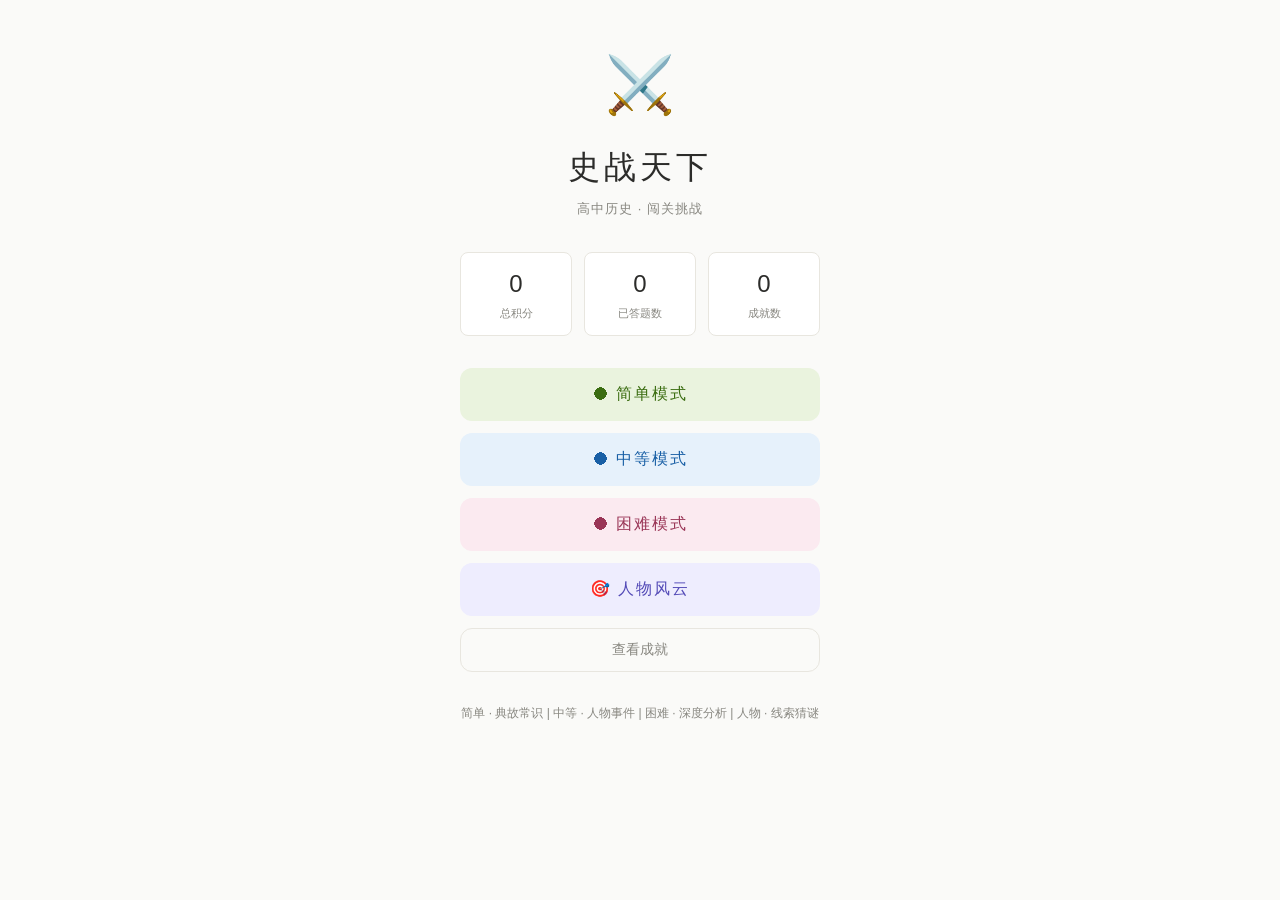
<file: index.html>
<!DOCTYPE html>
<html lang="zh-CN">
<head>
<meta charset="UTF-8">
<meta name="viewport" content="width=device-width, initial-scale=1.0, maximum-scale=1.0">
<title>史战天下 — 历史学习游戏</title>
<style>
  *, *::before, *::after { box-sizing: border-box; margin: 0; padding: 0; }

  :root {
    --bg: #FAFAF8;
    --surface: #FFFFFF;
    --border: #E8E6DF;
    --text: #2C2C2A;
    --muted: #888780;
    --easy: #3B6D11;
    --easy-bg: #EAF3DE;
    --mid: #185FA5;
    --mid-bg: #E6F1FB;
    --hard: #993556;
    --hard-bg: #FBEAF0;
    --person: #534AB7;
    --person-bg: #EEEDFE;
    --gold: #BA7517;
    --gold-bg: #FAEEDA;
    --radius: 12px;
    --radius-sm: 8px;
  }

  body {
    font-family: -apple-system, BlinkMacSystemFont, "PingFang SC", "Hiragino Sans GB", "Microsoft YaHei", sans-serif;
    background: var(--bg);
    color: var(--text);
    min-height: 100vh;
    font-size: 15px;
    line-height: 1.6;
  }

  .screen { display: none; min-height: 100vh; }
  .screen.active { display: flex; flex-direction: column; }

  #home {
    align-items: center;
    justify-content: flex-start;
    padding: 40px 24px;
    gap: 32px;
    min-height: 100vh;
    overflow-y: auto;
  }
  .logo-area { text-align: center; }
  .logo-title {
    font-size: 32px;
    font-weight: 500;
    letter-spacing: 4px;
    color: var(--text);
  }
  .logo-sub {
    font-size: 13px;
    color: var(--muted);
    margin-top: 6px;
    letter-spacing: 1px;
  }
  .logo-icon {
    font-size: 56px;
    display: block;
    margin-bottom: 12px;
  }

  .stats-row {
    display: flex;
    gap: 12px;
    width: 100%;
    max-width: 360px;
  }
  .stat-card {
    flex: 1;
    background: var(--surface);
    border: 0.5px solid var(--border);
    border-radius: var(--radius-sm);
    padding: 12px;
    text-align: center;
  }
  .stat-num { font-size: 24px; font-weight: 500; color: var(--text); }
  .stat-label { font-size: 11px; color: var(--muted); margin-top: 2px; }

  .home-btns {
    display: flex;
    flex-direction: column;
    gap: 12px;
    width: 100%;
    max-width: 360px;
  }

  .btn-play {
    width: 100%;
    padding: 16px;
    border: none;
    border-radius: var(--radius);
    font-size: 16px;
    font-weight: 500;
    cursor: pointer;
    transition: opacity 0.15s;
    letter-spacing: 2px;
    font-family: inherit;
  }
  .btn-play:active { opacity: 0.75; }

  .btn-easy { background: var(--easy-bg); color: var(--easy); }
  .btn-mid  { background: var(--mid-bg);  color: var(--mid); }
  .btn-hard { background: var(--hard-bg); color: var(--hard); }
  .btn-person { background: var(--person-bg); color: var(--person); }

  .btn-secondary {
    width: 100%;
    padding: 12px;
    border: 0.5px solid var(--border);
    border-radius: var(--radius);
    font-size: 14px;
    color: var(--muted);
    background: transparent;
    cursor: pointer;
    font-family: inherit;
    transition: background 0.15s;
  }
  .btn-secondary:active { background: var(--border); }

  #game {
    padding: 0;
    background: var(--bg);
  }

  .game-header {
    background: var(--surface);
    border-bottom: 0.5px solid var(--border);
    padding: 14px 20px;
    display: flex;
    align-items: center;
    justify-content: space-between;
    position: sticky;
    top: 0;
    z-index: 10;
  }
  .game-header-left { display: flex; align-items: center; gap: 10px; }
  .back-btn {
    background: none;
    border: none;
    font-size: 20px;
    cursor: pointer;
    padding: 4px;
    color: var(--muted);
  }
  .difficulty-tag {
    font-size: 12px;
    font-weight: 500;
    padding: 3px 10px;
    border-radius: 20px;
    letter-spacing: 1px;
  }
  .tag-easy { background: var(--easy-bg); color: var(--easy); }
  .tag-mid  { background: var(--mid-bg);  color: var(--mid); }
  .tag-hard { background: var(--hard-bg); color: var(--hard); }
  .tag-person { background: var(--person-bg); color: var(--person); }

  .progress-wrap {
    flex: 1;
    margin: 0 16px;
    height: 4px;
    background: var(--border);
    border-radius: 2px;
    overflow: hidden;
  }
  .progress-bar {
    height: 100%;
    background: var(--mid);
    border-radius: 2px;
    transition: width 0.3s ease;
  }
  .q-count { font-size: 12px; color: var(--muted); white-space: nowrap; }

  .game-body { padding: 24px 20px 40px; flex: 1; max-width: 640px; margin: 0 auto; width: 100%; }

  .score-live {
    font-size: 13px;
    color: var(--muted);
    margin-bottom: 20px;
    display: flex;
    justify-content: space-between;
    align-items: center;
  }
  .score-pts { font-size: 18px; font-weight: 500; color: var(--gold); }

  .question-card {
    background: var(--surface);
    border: 0.5px solid var(--border);
    border-radius: var(--radius);
    padding: 24px 20px;
    margin-bottom: 20px;
  }
  .q-num { font-size: 12px; color: var(--muted); margin-bottom: 10px; }
  .q-text { font-size: 16px; line-height: 1.7; font-weight: 500; }
  .clue-list { margin-top: 12px; }
  .clue-item {
    font-size: 14px;
    color: var(--text);
    padding: 8px 0;
    border-bottom: 0.5px solid var(--border);
    line-height: 1.6;
  }
  .clue-item:last-child { border-bottom: none; }
  .clue-label { font-weight: 500; color: var(--person); margin-right: 6px; }

  .options { display: flex; flex-direction: column; gap: 10px; }
  .opt-btn {
    width: 100%;
    padding: 14px 16px;
    border: 0.5px solid var(--border);
    border-radius: var(--radius-sm);
    background: var(--surface);
    font-size: 14px;
    text-align: left;
    cursor: pointer;
    font-family: inherit;
    line-height: 1.5;
    transition: background 0.12s, border-color 0.12s;
    color: var(--text);
  }
  .opt-btn:active { opacity: 0.8; }
  .opt-btn.correct {
    background: var(--easy-bg);
    border-color: var(--easy);
    color: var(--easy);
  }
  .opt-btn.wrong {
    background: #FCEBEB;
    border-color: #A32D2D;
    color: #A32D2D;
  }
  .opt-btn.reveal {
    background: var(--easy-bg);
    border-color: var(--easy);
    color: var(--easy);
    opacity: 0.7;
  }
  .opt-btn:disabled { cursor: default; }
  .opt-label { font-weight: 500; margin-right: 8px; }

  .answer-input-wrap {
    display: flex;
    gap: 10px;
    margin-top: 16px;
  }
  .answer-input {
    flex: 1;
    padding: 14px 16px;
    border: 0.5px solid var(--border);
    border-radius: var(--radius-sm);
    font-size: 15px;
    font-family: inherit;
    background: var(--surface);
    color: var(--text);
  }
  .answer-input:focus { outline: none; border-color: var(--person); }
  .submit-btn {
    padding: 14px 20px;
    background: var(--person);
    color: #fff;
    border: none;
    border-radius: var(--radius-sm);
    font-size: 15px;
    font-weight: 500;
    cursor: pointer;
    font-family: inherit;
  }
  .submit-btn:active { opacity: 0.8; }
  .submit-btn:disabled { opacity: 0.5; cursor: default; }

  .feedback-box {
    background: var(--gold-bg);
    border: 0.5px solid var(--gold);
    border-radius: var(--radius-sm);
    padding: 14px 16px;
    font-size: 13px;
    color: #633806;
    margin-top: 16px;
    line-height: 1.7;
    display: none;
  }
  .feedback-box.show { display: block; }
  .feedback-title { font-weight: 500; margin-bottom: 4px; }

  .next-btn {
    width: 100%;
    padding: 14px;
    background: var(--text);
    color: #fff;
    border: none;
    border-radius: var(--radius);
    font-size: 15px;
    font-weight: 500;
    cursor: pointer;
    font-family: inherit;
    margin-top: 16px;
    display: none;
    letter-spacing: 1px;
    transition: opacity 0.15s;
  }
  .next-btn:active { opacity: 0.75; }
  .next-btn.show { display: block; }

  #result {
    align-items: center;
    justify-content: center;
    padding: 40px 24px;
    gap: 24px;
  }
  .result-icon { font-size: 64px; text-align: center; }
  .result-title { font-size: 24px; font-weight: 500; text-align: center; }
  .result-sub { font-size: 14px; color: var(--muted); text-align: center; }

  .result-stats {
    display: grid;
    grid-template-columns: 1fr 1fr;
    gap: 12px;
    width: 100%;
    max-width: 360px;
  }
  .result-stat {
    background: var(--surface);
    border: 0.5px solid var(--border);
    border-radius: var(--radius-sm);
    padding: 16px;
    text-align: center;
  }
  .result-stat .num { font-size: 28px; font-weight: 500; }
  .result-stat .lbl { font-size: 12px; color: var(--muted); margin-top: 4px; }

  .achievements-earned {
    width: 100%;
    max-width: 360px;
  }
  .ach-title { font-size: 13px; color: var(--muted); margin-bottom: 10px; font-weight: 500; }
  .ach-list { display: flex; flex-direction: column; gap: 8px; }
  .ach-item {
    display: flex;
    align-items: center;
    gap: 12px;
    background: var(--gold-bg);
    border: 0.5px solid var(--gold);
    border-radius: var(--radius-sm);
    padding: 10px 14px;
  }
  .ach-icon { font-size: 24px; }
  .ach-name { font-size: 13px; font-weight: 500; color: #633806; }
  .ach-desc { font-size: 11px; color: var(--gold); margin-top: 1px; }

  .result-btns {
    display: flex;
    flex-direction: column;
    gap: 10px;
    width: 100%;
    max-width: 360px;
  }
  .btn-primary {
    width: 100%;
    padding: 14px;
    background: var(--text);
    color: #fff;
    border: none;
    border-radius: var(--radius);
    font-size: 15px;
    font-weight: 500;
    cursor: pointer;
    font-family: inherit;
  }

  #achievements {
    padding: 0;
    flex-direction: column;
  }
  .page-header {
    background: var(--surface);
    border-bottom: 0.5px solid var(--border);
    padding: 14px 20px;
    display: flex;
    align-items: center;
    gap: 12px;
    position: sticky;
    top: 0;
  }
  .page-title { font-size: 16px; font-weight: 500; }

  .ach-page-body { padding: 20px; display: flex; flex-direction: column; gap: 12px; }
  .ach-card {
    display: flex;
    align-items: center;
    gap: 14px;
    background: var(--surface);
    border: 0.5px solid var(--border);
    border-radius: var(--radius);
    padding: 16px;
  }
  .ach-card.locked { opacity: 0.4; }
  .ach-card-icon { font-size: 32px; width: 48px; text-align: center; flex-shrink: 0; }
  .ach-card-info { flex: 1; }
  .ach-card-name { font-size: 14px; font-weight: 500; }
  .ach-card-desc { font-size: 12px; color: var(--muted); margin-top: 2px; }
  .ach-card-pts { font-size: 12px; color: var(--gold); font-weight: 500; margin-top: 4px; }

  @keyframes slideUp {
    from { transform: translateY(20px); opacity: 0; }
    to { transform: translateY(0); opacity: 1; }
  }
  .animate-in { animation: slideUp 0.25s ease; }

  @keyframes pop {
    0% { transform: scale(1); }
    50% { transform: scale(1.08); }
    100% { transform: scale(1); }
  }
  .pop { animation: pop 0.2s ease; }

</style>
</head>
<body>

<div id="home" class="screen active">
  <div class="logo-area">
    <span class="logo-icon">⚔️</span>
    <div class="logo-title">史战天下</div>
    <div class="logo-sub">高中历史 · 闯关挑战</div>
  </div>

  <div class="stats-row">
    <div class="stat-card">
      <div class="stat-num" id="total-score">0</div>
      <div class="stat-label">总积分</div>
    </div>
    <div class="stat-card">
      <div class="stat-num" id="total-played">0</div>
      <div class="stat-label">已答题数</div>
    </div>
    <div class="stat-card">
      <div class="stat-num" id="ach-count">0</div>
      <div class="stat-label">成就数</div>
    </div>
  </div>

  <div class="home-btns">
    <button class="btn-play btn-easy" onclick="startGame('easy')">⬤ 简单模式</button>
    <button class="btn-play btn-mid"  onclick="startGame('mid')">⬤ 中等模式</button>
    <button class="btn-play btn-hard" onclick="startGame('hard')">⬤ 困难模式</button>
    <button class="btn-play btn-person" onclick="startGame('person')">🎯 人物风云</button>
    <button class="btn-secondary" onclick="showScreen('achievements')">查看成就</button>
  </div>

  <div style="font-size:12px;color:var(--muted);text-align:center;">
    简单 · 典故常识 | 中等 · 人物事件 | 困难 · 深度分析 | 人物 · 线索猜谜
  </div>
</div>

<div id="game" class="screen">
  <div class="game-header">
    <div class="game-header-left">
      <button class="back-btn" onclick="confirmBack()">←</button>
      <span class="difficulty-tag" id="diff-tag">简单</span>
    </div>
    <div class="progress-wrap">
      <div class="progress-bar" id="progress-bar" style="width:0%"></div>
    </div>
    <span class="q-count" id="q-count">1/10</span>
  </div>

  <div class="game-body">
    <div class="score-live">
      <span>本局得分</span>
      <span class="score-pts" id="live-score">0 分</span>
    </div>

    <div class="question-card animate-in" id="question-card">
      <div class="q-num" id="q-num">第 1 题</div>
      <div class="q-text" id="q-text">题目加载中…</div>
      <div class="clue-list" id="clue-list"></div>
    </div>

    <div class="options" id="options"></div>

    <div class="answer-input-wrap" id="answer-input-wrap" style="display:none">
      <input type="text" class="answer-input" id="answer-input" placeholder="输入人物姓名…" />
      <button class="submit-btn" id="submit-btn" onclick="submitPersonAnswer()">提交</button>
    </div>

    <div class="feedback-box" id="feedback-box">
      <div class="feedback-title" id="feedback-title"></div>
      <div id="feedback-body"></div>
    </div>

    <button class="next-btn" id="next-btn" onclick="nextQuestion()">下一题 →</button>
  </div>
</div>

<div id="result" class="screen">
  <div class="result-icon" id="result-icon">🏆</div>
  <div class="result-title" id="result-title">挑战完成！</div>
  <div class="result-sub" id="result-sub">你答对了 8 道题</div>

  <div class="result-stats">
    <div class="result-stat">
      <div class="num" id="res-correct" style="color:var(--easy)">0</div>
      <div class="lbl">答对</div>
    </div>
    <div class="result-stat">
      <div class="num" id="res-wrong" style="color:#A32D2D">0</div>
      <div class="lbl">答错</div>
    </div>
    <div class="result-stat">
      <div class="num" id="res-pts" style="color:var(--gold)">0</div>
      <div class="lbl">本局积分</div>
    </div>
    <div class="result-stat">
      <div class="num" id="res-acc">0%</div>
      <div class="lbl">正确率</div>
    </div>
  </div>

  <div class="achievements-earned" id="new-achievements" style="display:none">
    <div class="ach-title">🏅 新获得成就</div>
    <div class="ach-list" id="new-ach-list"></div>
  </div>

  <div class="result-btns">
    <button class="btn-primary" id="replay-btn" onclick="replayGame()">再战一局</button>
    <button class="btn-secondary" onclick="showScreen('home')">返回首页</button>
  </div>
</div>

<div id="achievements" class="screen">
  <div class="page-header">
    <button class="back-btn" onclick="showScreen('home')" style="font-size:18px;color:var(--muted);background:none;border:none;cursor:pointer;">←</button>
    <span class="page-title">成就殿堂</span>
  </div>
  <div class="ach-page-body" id="ach-page-body"></div>
</div>

<script>
const QUESTIONS = {
  easy: [
    { q: "「破釜沉舟」这个成语来自哪场战役？", opts: ["长平之战", "巨鹿之战", "赤壁之战", "官渡之战"], ans: 1, tip: "公元前207年，项羽率军渡漳水后，命令士兵击破锅釜，凿沉船只，以示背水一战的决心，最终以少胜多大败秦军。" },
    { q: "秦始皇统一六国后，推行的统一货币是哪种？", opts: ["刀币", "布币", "圆形方孔钱", "蚁鼻钱"], ans: 2, tip: "秦统一后将货币统一为圆形方孔铜钱（秦半两），方孔象征地，圆形象征天，此后这一形制延续了约两千年。" },
    { q: "「纸上谈兵」这个成语讲的是哪位历史人物？", opts: ["廉颇", "赵括", "白起", "蒙恬"], ans: 1, tip: "赵括熟读兵书却缺乏实战经验，长平之战中代替廉颇出战，被白起击败，赵军四十万将士被坑杀。" },
    { q: "汉武帝派张骞出使西域的主要目的是什么？", opts: ["开拓贸易路线", "联合大月氏夹击匈奴", "传播汉族文化", "寻访长生不老药"], ans: 1, tip: "汉武帝派张骞出使西域（公元前138年），目的是联合大月氏共同对付匈奴。虽然军事目的未完全实现，但开辟了著名的丝绸之路。" },
    { q: "「三顾茅庐」中，刘备三次拜访的是哪位谋士？", opts: ["庞统", "司马懿", "诸葛亮", "荀彧"], ans: 2, tip: "公元207年前后，刘备三次前往隆中（今湖北襄阳）拜访诸葛亮，终于得到他的辅佐。诸葛亮提出了著名的《隆中对》战略。" },
    { q: "「贞观之治」是哪位皇帝在位时期的盛世？", opts: ["唐太宗", "唐高宗", "武则天", "唐玄宗"], ans: 0, tip: "贞观之治（627—649年）是唐太宗李世民统治时期，以轻徭薄赋、广开言路、任用贤才著称，是中国古代著名的治世之一。" },
    { q: "中国历史上唯一的女皇帝是谁？", opts: ["吕雉", "武则天", "慈禧太后", "上官婉儿"], ans: 1, tip: "武则天（624—705年），690年称帝，建立武周，是中国历史上正式登基称帝的唯一女性皇帝，在位期间重视科举，选拔人才。" },
    { q: "「四大发明」不包括以下哪项？", opts: ["造纸术", "印刷术", "天文望远镜", "火药"], ans: 2, tip: "中国古代四大发明是造纸术、印刷术、火药、指南针，天文望远镜是17世纪伽利略等欧洲科学家发明并改进的。" },
    { q: "「烽火戏诸侯」的故事与哪位周朝天子有关？", opts: ["周武王", "周厉王", "周幽王", "周平王"], ans: 2, tip: "周幽王为博褒姒一笑，多次点燃烽火欺骗诸侯。后犬戎真正入侵时，诸侯不再来援，西周就此灭亡（公元前771年）。" },
    { q: "以下哪个朝代最先建立科举制度？", opts: ["汉朝", "魏晋", "隋朝", "唐朝"], ans: 2, tip: "科举制度由隋文帝杨坚于公元587年创立，隋炀帝时设进士科加以完善，此后历经唐宋元明清各朝，延续约1300年。" },
    { q: "都江堰水利工程是由谁主持修建的？", opts: ["李冰", "郑国", "史禄", "西门豹"], ans: 0, tip: "公元前256年左右，秦国蜀郡太守李冰父子主持修建了都江堰，使成都平原成为\"天府之国\"，至今仍在发挥作用。" },
    { q: "「罢黜百家，独尊儒术」是谁向汉武帝提出的？", opts: ["董仲舒", "叔孙通", "贾谊", "晁错"], ans: 0, tip: "董仲舒在《举贤良对策》中向汉武帝提出\"罢黜百家，独尊儒术\"的建议，被采纳后儒家思想成为此后两千多年中国封建社会的正统思想。" },
    { q: "「鞠躬尽瘁，死而后已」说的是哪位三国人物？", opts: ["关羽", "张飞", "诸葛亮", "姜维"], ans: 2, tip: "此语出自诸葛亮《出师表》：\"臣鞠躬尽瘁，死而后已。\"诸葛亮为蜀汉事业殚精竭虑，最终病逝于五丈原。" },
    { q: "郑成功收复了哪个地方？", opts: ["香港", "澳门", "台湾", "海南岛"], ans: 2, tip: "1662年，郑成功从荷兰殖民者手中收复台湾，这是中国人民反抗外来侵略的一次重大胜利。" },
    { q: "第一次鸦片战争爆发于哪一年？", opts: ["1839年", "1840年", "1841年", "1842年"], ans: 1, tip: "1840年，英国以林则徐虎门销烟为借口，发动了第一次鸦片战争，是中国近代史的开端。" },
    { q: "「扶清灭洋」是哪个运动的口号？", opts: ["太平天国运动", "义和团运动", "洋务运动", "维新变法"], ans: 1, tip: "义和团运动（1899—1901年）以\"扶清灭洋\"为口号，反映了当时民众反抗帝国主义侵略的爱国情绪，但也带有盲目排外的局限性。" },
    { q: "孙中山提出的革命纲领是什么？", opts: ["三民主义", "共产主义", "民主主义", "自由主义"], ans: 0, tip: "孙中山提出了民族、民权、民生三大主义，即\"三民主义\"，是辛亥革命的指导思想。" },
    { q: "中国工农红军长征的起点是哪里？", opts: ["井冈山", "瑞金", "遵义", "延安"], ans: 1, tip: "1934年10月，中央红军从江西瑞金等地出发，开始长征，历时两年，行程二万五千里，最终到达陕北。" },
    { q: "《史记》的作者是谁？", opts: ["班固", "司马光", "司马迁", "左丘明"], ans: 2, tip: "司马迁（约公元前145—约前86年），西汉史学家，著有中国第一部纪传体通史《史记》，被鲁迅誉为\"史家之绝唱，无韵之离骚\"。" },
    { q: "中国近代第一位留美学生是谁？", opts: ["詹天佑", "容闳", "严复", "梁启超"], ans: 1, tip: "容闳（1828—1912年）是中国近代第一位留美学生，1854年毕业于耶鲁大学，回国后致力于推动幼童赴美留学计划。" }
  ],
  mid: [
    { q: "商鞅变法的核心内容是什么？", opts: ["废除贵族世袭特权，按军功授爵", "推行井田制，均分土地", "废除死刑，施行仁政", "推广儒学，以礼治国"], ans: 0, tip: "商鞅变法（公元前356年起）废除了贵族世袭制度，规定按军功赐予爵位和土地，大大激发了秦国士兵的战斗意志，为统一六国奠定了基础。" },
    { q: "以下哪场战役标志着三国鼎立局面开始形成？", opts: ["长平之战", "赤壁之战", "官渡之战", "夷陵之战"], ans: 1, tip: "公元208年的赤壁之战，孙刘联军以少胜多大败曹操，阻止了曹操统一天下的步伐，此后形成魏、蜀、吴三分天下的格局。" },
    { q: "唐朝安史之乱的起因是什么？", opts: ["宦官专权，皇帝昏庸", "节度使势力过大，安禄山与史思明叛乱", "外戚干政，朝政腐败", "农民起义，官逼民反"], ans: 1, tip: "755年，身兼三镇节度使的安禄山与史思明以\"清君侧\"为名起兵叛乱，史称安史之乱（755—763年），是唐朝由盛转衰的转折点。" },
    { q: "王安石变法的主要目的是什么？", opts: ["加强皇权，削弱相权", "富国强兵，解决财政危机", "推行儒学，整顿礼制", "对外扩张，收复失地"], ans: 1, tip: "北宋神宗时期（1069年起），王安石推行新法，包括青苗法、募役法等，目的是增加国家财政收入、减轻百姓负担并增强军事力量。" },
    { q: "郑和七下西洋的主要目的是什么？", opts: ["寻找建文帝下落，宣扬大明国威", "开拓海上贸易，掠夺财富", "传播佛教，进行文化交流", "探索新大陆，扩大领土"], ans: 0, tip: "郑和下西洋（1405—1433年）主要是为了宣扬明朝国威、寻找流亡的建文帝，同时进行朝贡贸易，不以营利为目的，与欧洲的大航海有本质区别。" },
    { q: "鸦片战争后，清政府与英国签订的第一个不平等条约是？", opts: ["《南京条约》", "《北京条约》", "《马关条约》", "《天津条约》"], ans: 0, tip: "1842年签订的《南京条约》是中国近代史上第一个不平等条约，中国割让香港岛、开放五口通商、赔款2100万银元，严重损害了中国主权。" },
    { q: "「戊戌变法」的失败主要是因为什么？", opts: ["变法内容太激进，百姓反对", "以慈禧太后为首的守旧势力强烈阻挠", "光绪帝能力不足，执行不力", "列强干涉，阻止中国变革"], ans: 1, tip: "1898年的戊戌变法历时仅103天即告失败，根本原因是以慈禧为代表的顽固守旧势力的反对，光绪帝被软禁，谭嗣同等\"戊戌六君子\"被杀。" },
    { q: "辛亥革命推翻了哪个政权？", opts: ["北洋军阀政府", "清朝封建帝制", "袁世凯帝制", "北京政府"], ans: 1, tip: "1911年辛亥革命推翻了清朝统治，结束了中国长达两千余年的封建帝制，建立了中华民国，孙中山就任临时大总统。" },
    { q: "五四运动爆发的直接导火索是什么？", opts: ["俄国十月革命胜利", "巴黎和会中国外交失败", "袁世凯签订\"二十一条\"", "军阀混战，民不聊生"], ans: 1, tip: "1919年巴黎和会上，列强将德国在山东的权益转交日本，消息传到国内，激起民众强烈愤慨，引发了以学生为主体的五四爱国运动。" },
    { q: "北宋时期，指南针主要应用于哪个领域？", opts: ["军事作战", "勘测地形", "航海导航", "建筑风水"], ans: 2, tip: "宋代指南针技术日趋成熟，北宋时期开始广泛用于航海，极大地推动了海上贸易的发展，后经阿拉伯人传入欧洲，为欧洲大航海时代奠定了基础。" },
    { q: "汉武帝推行「推恩令」的根本目的是？", opts: ["鼓励诸侯王多生子女", "削弱诸侯王势力，加强中央集权", "提高皇族社会地位", "推广儒家孝道思想"], ans: 1, tip: "推恩令允许诸侯王将封地分封给所有子嗣而非仅嫡长子，使诸侯国越分越小，无力与中央对抗，是汉武帝加强中央集权的重要措施。" },
    { q: "魏晋南北朝时期的选官制度主要是？", opts: ["科举制", "察举制", "九品中正制", "军功爵制"], ans: 2, tip: "九品中正制由曹魏创立，将人才分为上上至下下九品，由中正官评定。但后期门阀士族垄断了中正官职位，导致\"上品无寒门，下品无士族\"的局面。" },
    { q: "唐朝均田制瓦解的直接原因是什么？", opts: ["土地兼并严重", "政府财政困难", "农民起义频繁", "外族入侵破坏"], ans: 0, tip: "唐朝中后期，土地兼并日益严重，大量土地集中到贵族和官僚手中，均田制无法维持，农民失去土地，成为租佃农民或流民。" },
    { q: "「杯酒释兵权」是谁实施的？", opts: ["宋太祖赵匡胤", "宋太宗赵光义", "宋仁宗", "宋神宗"], ans: 0, tip: "960年宋朝建立后，宋太祖赵匡胤通过宴请高级将领，劝其交出兵权，以和平方式解除了功臣的兵权，防止了藩镇割据局面的重演。" },
    { q: "元朝行省制度的建立者是谁？", opts: ["成吉思汗", "窝阔台", "忽必烈", "元顺帝"], ans: 2, tip: "元世祖忽必烈建立元朝后，在地方设立行中书省（简称行省），是中国省制行政区的开端，对后世行政区划影响深远。" },
    { q: "明朝内阁制度正式确立于哪位皇帝时期？", opts: ["明太祖朱元璋", "明成祖朱棣", "明宣宗", "明英宗"], ans: 1, tip: "明成祖朱棣时期（1402年后）正式设立内阁，由翰林院官员入值文渊阁，参与机密事务，内阁大学士逐渐拥有\"票拟\"权，成为事实上的宰相。" },
    { q: "清朝军机处设立于哪个皇帝时期？", opts: ["康熙", "雍正", "乾隆", "嘉庆"], ans: 1, tip: "雍正七年（1729年），为处理西北军务，雍正帝设立军机房，后改称军机处。军机大臣跪受笔录，完全听命于皇帝，标志着君主专制达到顶峰。" },
    { q: "《资政新篇》的作者是谁？", opts: ["洪秀全", "杨秀清", "石达开", "洪仁玕"], ans: 3, tip: "洪仁玕是洪秀全的族弟，1859年提出《资政新篇》，主张学习西方资本主义，发展工商业，是太平天国后期的重要文献，具有资本主义色彩。" },
    { q: "中国第一条自建铁路是哪条？", opts: ["京张铁路", "唐胥铁路", "吴淞铁路", "卢汉铁路"], ans: 0, tip: "京张铁路（1905—1909年）由詹天佑主持设计和修建，是中国第一条不使用外国资金、由中国人自行设计建造的铁路，创造性采用了\"人\"字形线路。" },
    { q: "辛亥革命后，清帝退位是在哪一年？", opts: ["1911年", "1912年", "1913年", "1915年"], ans: 1, tip: "1912年2月12日，隆裕太后代宣统帝溥仪颁布退位诏书，清朝正式灭亡。退位诏书中写道：\"将统治权公诸全国，定为共和立宪国体\"。" }
  ],
  hard: [
    { q: "秦朝推行郡县制取代分封制，其根本意义在于？", opts: ["有效节约国家行政开支", "打破贵族世袭，加强中央集权，有利于国家统一", "便于对少数民族地区实施有效管理", "抑制地方豪强，防止农民起义"], ans: 1, tip: "郡县制的根本意义在于：地方长官由皇帝任命而非世袭，直接对中央负责，从制度上解决了西周以来封建割据的问题，是中央集权体制确立的重要标志。" },
    { q: "从经济史角度看，宋代商品经济高度发展的原因不包括？", opts: ["打破了坊市制度的时空限制", "政府重农抑商政策有所松弛", "海外贸易发达，市舶司收入丰厚", "土地兼并严重，自耕农大量破产转为商人"], ans: 3, tip: "宋代商品经济繁荣的主要原因包括：打破坊市制度（坊市不再严格分离）、政府对商业的管制有所放松、海外贸易空前发展等。土地兼并导致农民破产，更多流为流民而非转为商人，不是主要原因。" },
    { q: "明朝「海禁政策」的实质目的最可能是？", opts: ["防止倭寇侵扰沿海百姓", "保护国内手工业发展不受竞争", "维护朝贡体制，控制对外贸易以巩固皇权", "防止白银大量外流，保持货币稳定"], ans: 2, tip: "明朝海禁的实质目的是维护以皇帝为中心的朝贡贸易体系——只允许藩属国在特定条件下入贡贸易，从而彰显天朝权威，控制外交和贸易主导权，并非单纯的经济或安全考量。" },
    { q: "洋务运动最终失败的根本原因是？", opts: ["洋务派官员贪污腐败，军备废弛", "西方列强阻挠中国工业化进程", "只学习西方技术，不变革封建制度", "缺乏先进技术人才和资金支持"], ans: 2, tip: "洋务运动（1861—1895年）失败的根本原因在于：洋务派坚持\"中学为体，西学为用\"，只引进西方技术而拒绝政治制度变革，在腐朽的封建制度基础上嫁接先进技术，甲午战争的惨败证明这条路行不通。" },
    { q: "新文化运动与五四运动的关系，以下说法最准确的是？", opts: ["新文化运动由五四运动引发，是其直接结果", "两者没有关联，属于不同性质的历史事件", "新文化运动为五四运动奠定了思想基础，五四运动后新文化运动转向传播马克思主义", "五四运动是新文化运动的高潮，标志着新文化运动的结束"], ans: 2, tip: "新文化运动（1915年起）批判封建礼教、宣扬民主科学，为五四运动奠定了思想基础；五四运动（1919年）后，马克思主义在中国广泛传播，新文化运动的主流转向马克思主义，最终推动了中国共产党的成立。" },
    { q: "关于「重农抑商」政策在中国历史上长期存在的根本原因，以下哪项分析最深刻？", opts: ["农业是封建经济的基础，商业发展威胁封建统治", "历代统治者都没有认识到商业的重要性", "中国土地广阔，农业生产率较高，自然经济长期占主导", "商人群体道德低下，不事生产，历代都受到鄙视"], ans: 0, tip: "重农抑商政策的根本原因在于：封建国家财税依赖农业，商业发展容易积累私人财富和独立势力，动摇封建等级秩序；同时商品经济的发展会冲击以土地为核心的封建经济基础，因此统治阶级从自身利益出发持续推行这一政策。" },
    { q: "太平天国运动最终失败的根本原因是？", opts: ["军事实力不足，武器装备落后", "天京事变导致内部分裂，元气大伤", "农民阶级的局限性，缺乏科学的革命纲领和正确领导", "遭到中外反动势力（清军+洋枪队）联合镇压"], ans: 2, tip: "太平天国（1851—1864年）失败的根本原因是农民阶级的历史局限性：提不出切实可行的革命纲领，领导层腐化堕落（天京事变），无法建立稳固的政权。中外联合镇压是外部原因，内部腐化才是根本。" },
    { q: "以下对「中体西用」思想的评价，哪项最为全面客观？", opts: ["是先进思想，积极推动了中国近代化进程", "是落后思想，阻碍了中国政治体制改革", "有一定进步意义，但存在根本性局限，无法实现真正的近代化", "在当时历史条件下是唯一可行的方案"], ans: 2, tip: "\"中体西用\"在当时有一定进步意义——推动了工业化和军事现代化，但其根本局限在于：把封建制度视为不可动摇的\"体\"，只愿引进技术而拒绝政治变革，历史证明这种嫁接是失败的，无法实现真正的国家近代化。" },
    { q: "以下哪项最能说明中国古代「专制主义中央集权」制度的本质矛盾？", opts: ["皇权与相权的矛盾", "中央集权与地方分权的矛盾", "皇权专制与官僚体制效率之间的矛盾", "农民阶级与地主阶级的矛盾"], ans: 1, tip: "专制主义中央集权制度的核心矛盾是：皇帝需要通过官僚体制来统治广大地域，但地方势力又天然倾向于扩大自主权；如何在维持有效统治的同时防止地方割据，是历朝历代面临的根本性政治难题。" },
    { q: "甲午战争失败对中国历史进程最深远的影响是什么？", opts: ["引发了列强瓜分中国的狂潮，民族危机空前加深", "促使先进中国人开始探索制度变革，推动了维新变法和革命运动的兴起", "彻底暴露了洋务运动的失败，宣告「师夷长技」道路的破产", "造成大量赔款，严重削弱了清朝的经济实力"], ans: 1, tip: "甲午战争（1894—1895年）惨败的最深远影响在于：打破了中国人对\"自强运动\"的幻想，促使先进知识分子认识到仅靠技术改良不够，必须进行政治制度改革，由此推动了戊戌变法、辛亥革命等一系列政治变革运动的兴起，加速了近代中国的历史进程。" },
    { q: "西周分封制的本质目的是？", opts: ["奖励功臣，笼络人心", "拱卫王室，巩固周朝统治", "发展地方经济，促进贸易", "传播周文化，同化异族"], ans: 1, tip: "分封制的本质目的是通过分封同姓子弟和功臣到各地建立诸侯国，以血缘和宗法关系为纽带，形成\"封建亲戚，以藩屏周\"的统治网络，从而巩固周王室的统治。" },
    { q: "汉代「察举制」的主要弊端是？", opts: ["选拔标准过于严格，人才匮乏", "举荐权被门阀士族垄断，举孝廉成形式", "考试科目单一，缺乏全面考察", "选拔周期太长，效率低下"], ans: 1, tip: "察举制最初以\"孝廉\"\"秀才\"为标准选拔人才，但后期举荐权逐渐被世家大族垄断，出现\"举秀才，不知书；举孝廉，父别居\"的现象，门阀士族通过互相举荐维护自身特权。" },
    { q: "均田制与租庸调制的关系是？", opts: ["两者毫无关联，属于不同制度", "均田制是土地分配制度，租庸调制是建立在均田制基础上的赋税制度", "租庸调制是均田制的替代品", "均田制是租庸调制的附加制度"], ans: 1, tip: "均田制是国家按人口分配土地的制度，租庸调制是按均田制下授田数量征收的赋税制度（租为粮食、庸为劳役、调为布帛）。均田制是租庸调制的基础，均田制瓦解后，租庸调制也无法维持。" },
    { q: "宋代「市舶司」的主要职能是？", opts: ["管理国内商业贸易", "管理海外贸易，征收关税", "监督农业生产", "管理货币发行"], ans: 1, tip: "市舶司是宋朝管理海外贸易的官方机构，设于广州、泉州、明州等主要港口，负责征收关税、管理外国商人、发放出海许可证等。市舶司收入是宋朝财政收入的重要来源。" },
    { q: "明代「一条鞭法」改革的意义是？", opts: ["废除土地私有制，实行土地国有", "简化赋役征收，人身依附关系减弱", "推行自由贸易，取消商业限制", "建立现代银行体系，发行纸币"], ans: 1, tip: "张居正推行的一条鞭法（1581年）将赋税和徭役合并为银两征收，简化了税制，农民可以用银两代替亲身服役，减轻了国家对农民的人身控制，促进了商品经济发展。" },
    { q: "清朝「摊丁入亩」改革的影响是？", opts: ["废除土地税，减轻农民负担", "废除人头税，人口激增", "推行自由贸易，促进商业发展", "建立议会制度，实行君主立宪"], ans: 1, tip: "雍正帝推行摊丁入亩（1723年起），将原来按人头征收的丁银摊入田赋中，按土地面积征收，实际上废除了人头税。此后人口不再因避税而隐瞒，中国人口从清初的数千万迅速增长到道光时期的四亿。" },
    { q: "洋务派与维新派的根本分歧在于？", opts: ["是否学习西方技术", "是否变革政治制度", "是否发展工商业", "是否改革教育"], ans: 1, tip: "洋务派主张\"中体西用\"，只学习西方技术而保留封建制度；维新派主张在保留君主的前提下进行政治制度改革，实行君主立宪。两者的根本分歧在于是否触及封建政治制度本身。" },
    { q: "义和团运动的双重性质是？", opts: ["完全反帝爱国，没有任何局限", "完全愚昧落后，应该全盘否定", "反帝爱国但盲目排外，带有封建迷信色彩", "纯粹反清复明，与帝国主义无关"], ans: 2, tip: "义和团运动具有双重性质：一方面体现了中国人民反抗帝国主义侵略的爱国精神，沉重打击了列强瓜分中国的野心；另一方面其\"扶清灭洋\"口号反映了对清政府的盲目信任，且带有封建迷信和盲目排外的局限。" },
    { q: "辛亥革命的历史局限性是？", opts: ["没有推翻清朝统治", "没有建立共和制度", "没有完成反帝反封建的革命任务", "没有实行土地改革"], ans: 2, tip: "辛亥革命虽然推翻了清朝统治，建立了中华民国，但革命成果很快被袁世凯窃取，帝国主义在华特权没有被废除，封建土地制度没有被改变，中国人民依然处于半殖民地半封建社会的压迫之下。" },
    { q: "新文化运动的主要阵地是？", opts: ["《申报》", "《新民丛报》", "《新青年》", "《每周评论》"], ans: 2, tip: "1915年陈独秀在上海创办《青年杂志》（后改名《新青年》），高举\"民主\"与\"科学\"两面大旗，成为新文化运动的主要阵地。李大钊、鲁迅、胡适等人都曾在该刊发表重要文章。" }
  ],
  person: [
    { q: "根据以下线索，猜猜这位历史人物是谁？", clues: ["宋代女性", "婉约派词人代表", "对金石学有很深研究", "作品中有名句「寻寻觅觅，冷冷清清，凄凄惨惨戚戚」", "曾有改嫁行为", "有一首作品被改编为同名电视剧，反映宋代生活"], answers: ["李清照", "易安居士"], tip: "李清照（1084—约1155年），号易安居士，宋代婉约派词人代表，被誉为\"千古第一才女\"。其词前期多写悠闲生活，后期多悲叹身世，情调感伤。代表作有《声声慢》《如梦令》等。" },
    { q: "根据以下线索，猜猜这位历史人物是谁？", clues: ["战国时期", "法家代表人物", "辅佐秦孝公推行变法", "变法内容包括废井田、奖军功、实行郡县制", "最终被处以车裂之刑"], answers: ["商鞅", "卫鞅", "公孙鞅"], tip: "商鞅（约公元前390—前338年），本名公孙鞅，卫国人，故称卫鞅。在秦国实行变法，使秦国国力大增，为统一六国奠定基础。秦孝公死后，被公子虔诬陷谋反，处以车裂之刑。" },
    { q: "根据以下线索，猜猜这位历史人物是谁？", clues: ["唐代", "被誉为「诗仙」", "性格豪放，好酒", "曾让高力士为其脱靴", "代表作有《将进酒》《蜀道难》"], answers: ["李白", "李太白", "青莲居士"], tip: "李白（701—762年），字太白，号青莲居士，唐代浪漫主义诗人，被后人誉为\"诗仙\"。其诗风格豪放飘逸，想象丰富，语言流转自然。" },
    { q: "根据以下线索，猜猜这位历史人物是谁？", clues: ["西汉时期", "著名史学家", "因替李陵辩护而遭受腐刑（宫刑）", "忍辱负重完成一部不朽史书", "被鲁迅誉为「史家之绝唱，无韵之离骚」"], answers: ["司马迁", "太史公"], tip: "司马迁（约公元前145—约前86年），字子长，西汉史学家。因替李陵辩护触怒汉武帝，被处以腐刑。出狱后完成《史记》，是中国第一部纪传体通史。" },
    { q: "根据以下线索，猜猜这位历史人物是谁？", clues: ["三国时期", "蜀汉丞相", "发明木牛流马用于运输粮草", "提出「鞠躬尽瘁，死而后已」", "病逝于北伐途中的五丈原"], answers: ["诸葛亮", "孔明", "武侯"], tip: "诸葛亮（181—234年），字孔明，号卧龙。辅佐刘备建立蜀汉，刘备死后辅佐刘禅，多次北伐曹魏，最终病逝于五丈原。被后世尊为忠臣与智者的典范。" },
    { q: "根据以下线索，猜猜这位历史人物是谁？", clues: ["北宋时期", "著名改革家、文学家", "主张变法，推行新法", "著有《答司马谏议书》反驳反对者", "唐宋八大家之一"], answers: ["王安石", "介甫", "半山"], tip: "王安石（1021—1086年），字介甫，号半山，北宋政治家、文学家。宋神宗时期推行变法，涉及财政、军事、教育等多个方面。唐宋八大家之一，散文说理透彻。" },
    { q: "根据以下线索，猜猜这位历史人物是谁？", clues: ["南宋时期", "抗金名将", "背上刺有「尽忠报国」四字", "率领「岳家军」多次大败金军", "被秦桧以「莫须有」罪名害死于风波亭"], answers: ["岳飞", "鹏举"], tip: "岳飞（1103—1142年），字鹏举，南宋抗金名将。率领岳家军收复失地，却被宋高宗和秦桧以\"莫须有\"罪名害死。其词《满江红》千古传颂。" },
    { q: "根据以下线索，猜猜这位历史人物是谁？", clues: ["明朝", "著名航海家", "七次下西洋，最远到达东非", "宦官出身，原名马和", "从刘家港出发，船队规模庞大"], answers: ["郑和", "三宝太监"], tip: "郑和（1371—1433年），本姓马，名和，回族。明成祖时期任内官监太监，七次下西洋，足迹遍布东南亚、印度洋、红海及东非海岸，是世界航海史上的壮举。" },
    { q: "根据以下线索，猜猜这位历史人物是谁？", clues: ["清末民初", "著名思想家、翻译家", "翻译《天演论》引入「物竞天择」思想", "曾任北京大学校长", "主张「信、达、雅」的翻译标准"], answers: ["严复", "几道"], tip: "严复（1854—1921年），字几道，福建侯官人。清末维新派思想家，翻译《天演论》《原富》等西方著作，将进化论、自由主义等思想引入中国，对近代思想启蒙影响深远。" },
    { q: "根据以下线索，猜猜这位历史人物是谁？", clues: ["近代", "被誉为「革命先行者」", "提出「民族、民权、民生」三大主义", "领导辛亥革命，推翻清朝", "建立中华民国，就任临时大总统"], answers: ["孙中山", "孙文", "逸仙"], tip: "孙中山（1866—1925年），名文，字逸仙。中国近代民主革命的伟大先行者，提出三民主义，领导辛亥革命推翻封建帝制，建立了中华民国，被尊为\"国父\"。" },
    { q: "根据以下线索，猜猜这位历史人物是谁？", clues: ["唐朝", "中国历史上唯一的女皇帝", "建立武周政权，改国号为「周」", "重视科举，开创殿试和武举", "无字碑位于陕西乾陵"], answers: ["武则天", "武瞾", "武媚娘"], tip: "武则天（624—705年），名瞾，并州文水人。690年称帝，建立武周，是中国历史上唯一正式登基称帝的女性。在位期间重视人才选拔，社会经济发展。" },
    { q: "根据以下线索，猜猜这位历史人物是谁？", clues: ["战国时期", "儒家代表人物", "主张「仁政」和「民贵君轻」", "被后世尊为「亚圣」", "与孔子并称「孔孟」"], answers: ["孟子", "孟轲"], tip: "孟子（约公元前372—前289年），名轲，战国时期儒家代表人物。主张\"仁政\"、\"民贵君轻\"，被尊为\"亚圣\"，其思想对后世儒家发展影响深远。代表作有《孟子》。" },
    { q: "根据以下线索，猜猜这位历史人物是谁？", clues: ["秦朝", "中国历史上第一位皇帝", "统一六国，建立中央集权制度", "统一文字、货币、度量衡", "有「焚书坑儒」的争议行为"], answers: ["秦始皇", "嬴政", "赵政"], tip: "秦始皇（公元前259—前210年），名嬴政，中国历史上第一个皇帝。统一六国后建立皇帝制度，推行郡县制，统一文字货币度量衡，修筑长城，对后世影响深远。" },
    { q: "根据以下线索，猜猜这位历史人物是谁？", clues: ["汉朝", "著名的外交家和探险家", "两次出使西域", "开辟了著名的丝绸之路", "汉武帝派他联合大月氏夹击匈奴"], answers: ["张骞", "博望侯"], tip: "张骞（约公元前164—前114年），汉中城固人，西汉外交家。两次出使西域，虽然军事目的未完全实现，但开辟了连接中西方的丝绸之路，被誉为\"凿空\"第一人。" },
    { q: "根据以下线索，猜猜这位历史人物是谁？", clues: ["北宋时期", "著名文学家、词人", "豪放派词人代表", "曾任密州知州，写下「明月几时有」", "被贬黄州后写下「大江东去」", "唐宋八大家之一"], answers: ["苏轼", "苏东坡", "子瞻"], tip: "苏轼（1037—1101年），字子瞻，号东坡居士，北宋文学家、书法家、画家。其词开创豪放派，代表作有《水调歌头·明月几时有》《念奴娇·赤壁怀古》等，与父亲苏洵、弟弟苏辙并称\"三苏\"。" }
  ]
};

const ALL_ACHIEVEMENTS = [
  { id: "first_blood", icon: "⚡", name: "初战告捷", desc: "完成第一局游戏", pts: 50, check: (s) => s.totalGames >= 1 },
  { id: "perfect", icon: "💎", name: "完美无缺", desc: "单局全部答对", pts: 200, check: (s) => s.lastCorrect === s.lastTotal && s.lastTotal > 0 },
  { id: "streak3", icon: "🔥", name: "连胜三题", desc: "单局连续答对3题", pts: 100, check: (s) => s.maxStreak >= 3 },
  { id: "streak5", icon: "🌟", name: "连胜五题", desc: "单局连续答对5题", pts: 150, check: (s) => s.maxStreak >= 5 },
  { id: "hard_winner", icon: "⚔️", name: "史学大家", desc: "困难模式正确率达80%", pts: 300, check: (s) => s.lastDiff === "hard" && s.lastCorrect / s.lastTotal >= 0.8 },
  { id: "person_winner", icon: "🎯", name: "识人如炬", desc: "人物模式正确率达80%", pts: 300, check: (s) => s.lastDiff === "person" && s.lastCorrect / s.lastTotal >= 0.8 },
  { id: "score500", icon: "🏆", name: "积分达人", desc: "累计积分超过500", pts: 100, check: (s) => s.totalScore >= 500 },
  { id: "score2000", icon: "👑", name: "史战天下", desc: "累计积分超过2000", pts: 300, check: (s) => s.totalScore >= 2000 },
  { id: "played10", icon: "📚", name: "勤学苦练", desc: "累计答题超过50道", pts: 150, check: (s) => s.totalAnswered >= 50 },
  { id: "all_modes", icon: "🌈", name: "遍尝百味", desc: "四种模式都至少玩过一局", pts: 200, check: (s) => {
    const modes = s.playedModes || [];
    return ["easy","mid","hard","person"].every(m => modes.includes(m));
  } },
];

function loadState() {
  try { return JSON.parse(localStorage.getItem("historyGame") || "{}"); }
  catch { return {}; }
}
function saveState(s) { localStorage.setItem("historyGame", JSON.stringify(s)); }

let state = {
  totalScore: 0, totalAnswered: 0, totalGames: 0, unlockedAch: [], playedModes: [],
  ...loadState()
};

let currentDiff = "easy";
let questions = [];
let currentIdx = 0;
let score = 0;
let correct = 0;
let answered = 0;
let streak = 0;
let maxStreak = 0;
let answered_this = false;

function shuffle(arr) {
  const a = [...arr];
  for (let i = a.length - 1; i > 0; i--) {
    const j = Math.floor(Math.random() * (i + 1));
    [a[i], a[j]] = [a[j], a[i]];
  }
  return a;
}

function showScreen(id) {
  document.querySelectorAll(".screen").forEach(s => s.classList.remove("active"));
  document.getElementById(id).classList.add("active");
  if (id === "home") updateHomeStats();
  if (id === "achievements") renderAchievements();
}

function updateHomeStats() {
  document.getElementById("total-score").textContent = state.totalScore;
  document.getElementById("total-played").textContent = state.totalAnswered;
  document.getElementById("ach-count").textContent = state.unlockedAch.length;
}

function startGame(diff) {
  currentDiff = diff;
  const pool = QUESTIONS[diff];
  questions = shuffle(pool).slice(0, 10);
  currentIdx = 0;
  score = 0;
  correct = 0;
  answered = 0;
  streak = 0;
  maxStreak = 0;

  const tagEl = document.getElementById("diff-tag");
  const names = { easy: "简单", mid: "中等", hard: "困难", person: "人物" };
  tagEl.textContent = names[diff];
  tagEl.className = "difficulty-tag tag-" + diff;

  const bar = document.getElementById("progress-bar");
  const colors = { easy: "var(--easy)", mid: "var(--mid)", hard: "var(--hard)", person: "var(--person)" };
  bar.style.background = colors[diff];

  showScreen("game");
  renderQuestion();
}

function renderQuestion() {
  const q = questions[currentIdx];
  const total = questions.length;
  answered_this = false;

  document.getElementById("q-num").textContent = "第 " + (currentIdx + 1) + " 题";
  document.getElementById("q-text").textContent = q.q;
  document.getElementById("q-count").textContent = (currentIdx + 1) + "/" + total;
  document.getElementById("progress-bar").style.width = (currentIdx / total * 100) + "%";
  document.getElementById("live-score").textContent = score + " 分";
  document.getElementById("feedback-box").classList.remove("show");
  document.getElementById("next-btn").classList.remove("show");

  const clueList = document.getElementById("clue-list");
  const opts = document.getElementById("options");
  const inputWrap = document.getElementById("answer-input-wrap");
  const input = document.getElementById("answer-input");
  const submitBtn = document.getElementById("submit-btn");

  clueList.innerHTML = "";
  opts.innerHTML = "";
  input.value = "";
  input.disabled = false;
  submitBtn.disabled = false;

  if (currentDiff === "person") {
    inputWrap.style.display = "flex";
    opts.style.display = "none";
    if (q.clues) {
      q.clues.forEach((clue, i) => {
        const div = document.createElement("div");
        div.className = "clue-item";
        div.innerHTML = `<span class="clue-label">线索 ${i + 1}：</span>${clue}`;
        clueList.appendChild(div);
      });
    }
  } else {
    inputWrap.style.display = "none";
    opts.style.display = "flex";
    const labels = ["A", "B", "C", "D"];
    q.opts.forEach((opt, i) => {
      const btn = document.createElement("button");
      btn.className = "opt-btn";
      btn.innerHTML = `<span class="opt-label">${labels[i]}.</span>${opt}`;
      btn.onclick = () => selectAnswer(i, q.ans, q.tip);
      opts.appendChild(btn);
    });
  }

  const card = document.getElementById("question-card");
  card.classList.remove("animate-in");
  void card.offsetWidth;
  card.classList.add("animate-in");
}

function selectAnswer(chosen, correct_idx, tip) {
  if (answered_this) return;
  answered_this = true;

  const btns = document.querySelectorAll(".opt-btn");
  btns.forEach((b, i) => {
    b.disabled = true;
    if (i === correct_idx) b.classList.add(chosen === correct_idx ? "correct" : "reveal");
  });
  if (chosen !== correct_idx) btns[chosen].classList.add("wrong");

  const isCorrect = chosen === correct_idx;
  processAnswer(isCorrect, tip);
}

function submitPersonAnswer() {
  if (answered_this) return;
  const q = questions[currentIdx];
  const input = document.getElementById("answer-input");
  const submitBtn = document.getElementById("submit-btn");
  const val = input.value.trim();
  if (!val) return;

  answered_this = true;
  input.disabled = true;
  submitBtn.disabled = true;

  const normalized = val.toLowerCase().replace(/\s+/g, "");
  const isCorrect = q.answers.some(a => a.toLowerCase().replace(/\s+/g, "") === normalized);
  processAnswer(isCorrect, q.tip);
}

function processAnswer(isCorrect, tip) {
  answered++;
  if (isCorrect) {
    correct++;
    streak++;
    if (streak > maxStreak) maxStreak = streak;
    const pts = calcPoints();
    score += pts;
    document.getElementById("feedback-title").textContent = "✓ 回答正确！+" + pts + " 分";
  } else {
    streak = 0;
    document.getElementById("feedback-title").textContent = "✗ 回答错误";
  }
  document.getElementById("feedback-body").textContent = tip;

  const fb = document.getElementById("feedback-box");
  fb.classList.add("show");
  document.getElementById("next-btn").classList.add("show");
  document.getElementById("next-btn").textContent =
    currentIdx + 1 >= questions.length ? "查看结果 →" : "下一题 →";

  document.getElementById("live-score").textContent = score + " 分";
  document.getElementById("live-score").classList.add("pop");
  setTimeout(() => document.getElementById("live-score").classList.remove("pop"), 200);
}

function calcPoints() {
  const base = { easy: 10, mid: 20, hard: 35, person: 25 }[currentDiff];
  const bonus = streak >= 3 ? Math.floor(base * 0.5) : 0;
  return base + bonus;
}

function nextQuestion() {
  currentIdx++;
  if (currentIdx >= questions.length) {
    endGame();
  } else {
    renderQuestion();
  }
}

function endGame() {
  const total = questions.length;
  const acc = Math.round(correct / total * 100);

  state.totalAnswered += answered;
  state.totalScore += score;
  state.totalGames++;
  state.lastCorrect = correct;
  state.lastTotal = total;
  state.lastDiff = currentDiff;
  state.maxStreak = maxStreak;
  if (!state.playedModes) state.playedModes = [];
  if (!state.playedModes.includes(currentDiff)) state.playedModes.push(currentDiff);

  const newAch = checkAchievements();
  saveState(state);

  document.getElementById("result-icon").textContent =
    acc >= 90 ? "🏆" : acc >= 70 ? "🎉" : acc >= 50 ? "📖" : "💪";
  document.getElementById("result-title").textContent =
    acc >= 90 ? "历史大家！" : acc >= 70 ? "挑战完成！" : acc >= 50 ? "继续加油！" : "再接再厉！";
  document.getElementById("result-sub").textContent =
    `本局答对 ${correct}/${total} 题，正确率 ${acc}%`;

  document.getElementById("res-correct").textContent = correct;
  document.getElementById("res-wrong").textContent = total - correct;
  document.getElementById("res-pts").textContent = score;
  document.getElementById("res-acc").textContent = acc + "%";

  const names = { easy: "简单", mid: "中等", hard: "困难", person: "人物" };
  document.getElementById("replay-btn").textContent =
    "再战一局（" + names[currentDiff] + "）";

  const newAchWrap = document.getElementById("new-achievements");
  if (newAch.length > 0) {
    newAchWrap.style.display = "block";
    const list = document.getElementById("new-ach-list");
    list.innerHTML = "";
    newAch.forEach(a => {
      list.innerHTML += `
        <div class="ach-item">
          <span class="ach-icon">${a.icon}</span>
          <div>
            <div class="ach-name">${a.name}</div>
            <div class="ach-desc">${a.desc} · +${a.pts}分</div>
          </div>
        </div>`;
    });
  } else {
    newAchWrap.style.display = "none";
  }

  showScreen("result");
}

function checkAchievements() {
  const newly = [];
  ALL_ACHIEVEMENTS.forEach(a => {
    if (!state.unlockedAch.includes(a.id) && a.check(state)) {
      state.unlockedAch.push(a.id);
      state.totalScore += a.pts;
      newly.push(a);
    }
  });
  return newly;
}

function replayGame() {
  startGame(currentDiff);
}

function confirmBack() {
  if (confirm("确定要退出本局游戏吗？当前进度将不会保存。")) {
    showScreen("home");
  }
}

function renderAchievements() {
  const body = document.getElementById("ach-page-body");
  body.innerHTML = `<div style="font-size:13px;color:var(--muted);margin-bottom:4px;">已解锁 ${state.unlockedAch.length} / ${ALL_ACHIEVEMENTS.length} 个成就</div>`;
  ALL_ACHIEVEMENTS.forEach(a => {
    const unlocked = state.unlockedAch.includes(a.id);
    body.innerHTML += `
      <div class="ach-card ${unlocked ? "" : "locked"}">
        <div class="ach-card-icon">${unlocked ? a.icon : "🔒"}</div>
        <div class="ach-card-info">
          <div class="ach-card-name">${a.name}</div>
          <div class="ach-card-desc">${a.desc}</div>
          <div class="ach-card-pts">+${a.pts} 积分奖励</div>
        </div>
      </div>`;
  });
}

updateHomeStats();
</script>
</body>
</html>
</file>
